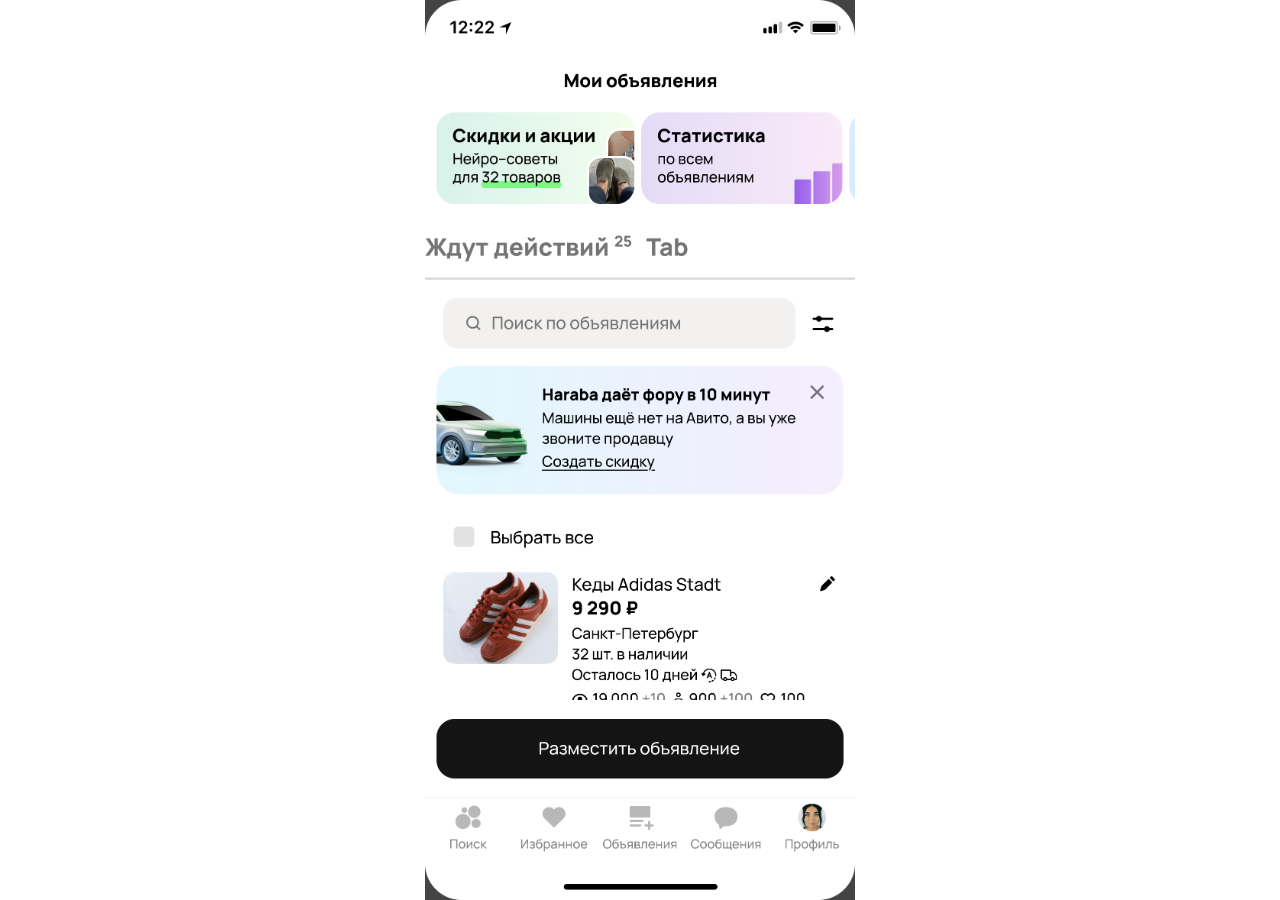
<file: index.html>
<!doctype html>
<html lang="ru">
  <head>
    <meta charset="utf-8">
    <meta name="viewport" content="width=device-width, initial-scale=1">
    <meta http-equiv="refresh" content="0; url=./prototype/">
    <title>Avito Research Prototype</title>
    <style>
      html,
      body {
        height: 100%;
        margin: 0;
      }

      body {
        display: grid;
        place-items: center;
        background: #1f1f1f;
        color: #ffffff;
        font: 16px/1.4 system-ui, -apple-system, BlinkMacSystemFont, "Segoe UI", sans-serif;
      }

      a {
        color: #7cc7ff;
      }
    </style>
  </head>
  <body>
    <a href="./prototype/">Открыть прототип</a>
  </body>
</html>
</file>
<file: prototype/site.css>
@font-face {
  font-display: swap;
  font-family: "Avito Manrope Cut";
  font-style: normal;
  font-weight: 500;
  src: url("./fonts/Manrope_Cut_008-Medium.woff2") format("woff2");
}

@font-face {
  font-display: swap;
  font-family: "Avito Manrope Cut";
  font-style: normal;
  font-weight: 800;
  src: url("./fonts/Manrope_Cut_008-ExtraBold.woff2") format("woff2");
}

:root {
  color-scheme: light;
  --viewport-left: 0px;
  --viewport-top: 0px;
  --viewport-width: 100vw;
  --viewport-height: 100svh;
  --app-left: 0px;
  --screen-width: min(var(--viewport-width), 430px);
  --screen-scale: 1;
  --font: "Avito Manrope Cut", Arial, sans-serif;
}

* {
  box-sizing: border-box;
}

html,
body {
  width: 100%;
  height: 100%;
  min-height: 100%;
  margin: 0;
  overflow: hidden;
}

body {
  background: #ffffff;
  color: #000000;
  font-family: var(--font);
  letter-spacing: 0;
}

button {
  margin: 0;
  padding: 0;
  border: 0;
  border-radius: 0;
  background: transparent;
  color: inherit;
  font: inherit;
  -webkit-tap-highlight-color: transparent;
}

.app {
  position: fixed;
  left: var(--app-left);
  top: var(--viewport-top);
  width: var(--screen-width);
  height: var(--viewport-height);
  margin: 0 auto;
  overflow: hidden;
  background: #ffffff;
}

.screen {
  position: absolute;
  inset: 0;
  display: none;
  width: var(--screen-width);
  height: 100%;
  overflow: hidden;
  background: #ffffff;
}

.screen.is-active {
  display: block;
}

.screen-scroll {
  position: relative;
  width: var(--screen-width);
  height: 100%;
  overflow-x: hidden;
  overflow-y: auto;
  background: #ffffff;
  overscroll-behavior: none;
  scrollbar-width: none;
  -webkit-overflow-scrolling: touch;
}

.screen-scroll::-webkit-scrollbar {
  display: none;
}

.screen-image,
.sheet-image {
  display: block;
  width: var(--screen-width);
  height: auto;
  pointer-events: none;
  user-select: none;
}

.hit {
  position: absolute;
  z-index: 10;
  cursor: pointer;
}

.hit-factoid {
  left: calc(10px * var(--screen-scale));
  top: calc(98px * var(--screen-scale));
  width: calc(173px * var(--screen-scale));
  height: calc(80px * var(--screen-scale));
}

.hit-back {
  left: 0;
  top: calc(44px * var(--screen-scale));
  width: calc(56px * var(--screen-scale));
  height: calc(56px * var(--screen-scale));
}

.hit-level {
  left: calc(12px * var(--screen-scale));
  top: calc(118px * var(--screen-scale));
  width: calc(205px * var(--screen-scale));
  height: calc(34px * var(--screen-scale));
}

.fixed-crop {
  position: absolute;
  left: 0;
  z-index: 20;
  width: var(--screen-width);
  overflow: hidden;
  pointer-events: none;
}

.fixed-crop img {
  position: absolute;
  left: 0;
  width: var(--screen-width);
  height: auto;
  max-width: none;
  user-select: none;
}

.list-header {
  top: 0;
  height: calc(94px * var(--screen-scale));
}

.list-header img {
  top: 0;
}

.list-footer {
  bottom: 0;
  height: calc(174px * var(--screen-scale));
}

.list-footer img {
  top: calc(-1477px * var(--screen-scale));
}

.sticky-discounts {
  top: 0;
  height: calc(98px * var(--screen-scale));
  border-bottom-right-radius: 28px;
  border-bottom-left-radius: 28px;
  background: #ffffff;
  box-shadow: 0 0 10px rgba(0, 0, 0, 0.12);
  opacity: 0;
  overflow: hidden;
  transition: opacity 140ms ease;
}

.sticky-discounts img {
  top: 0;
}

.screen-discounts.has-sticky .sticky-discounts {
  opacity: 1;
}

.sticky-back-hit {
  position: absolute;
  left: 0;
  top: calc(44px * var(--screen-scale));
  z-index: 22;
  display: none;
  width: calc(56px * var(--screen-scale));
  height: calc(56px * var(--screen-scale));
  cursor: pointer;
}

.screen-discounts.has-sticky .sticky-back-hit {
  display: block;
}

.discounts-home-indicator {
  bottom: 0;
  z-index: 21;
  height: calc(34px * var(--screen-scale));
}

.discounts-home-indicator img {
  top: calc(-1827px * var(--screen-scale));
}

.carousel {
  position: absolute;
  left: 0;
  z-index: 6;
  width: var(--screen-width);
  overflow-x: auto;
  overflow-y: hidden;
  background: #ffffff;
  overscroll-behavior-x: contain;
  scrollbar-width: none;
  touch-action: pan-x;
  -webkit-overflow-scrolling: touch;
}

.carousel::-webkit-scrollbar {
  display: none;
}

.carousel-ai {
  top: calc(352px * var(--screen-scale));
  height: calc(112px * var(--screen-scale));
}

.ai-section-live {
  position: absolute;
  left: 0;
  top: calc(278px * var(--screen-scale));
  z-index: 7;
  width: var(--screen-width);
  height: calc(186px * var(--screen-scale));
  overflow: hidden;
  background: #ffffff;
}

.ai-section-header {
  position: absolute;
  left: 0;
  top: calc(32px * var(--screen-scale));
  width: var(--screen-width);
  height: auto;
  pointer-events: none;
  user-select: none;
}

.ai-title-shimmer {
  position: absolute;
  left: 0;
  top: calc(32px * var(--screen-scale));
  z-index: 1;
  width: calc(310px * var(--screen-scale));
  height: calc(26px * var(--screen-scale));
  background:
    linear-gradient(
      105deg,
      transparent 0%,
      transparent 38%,
      rgba(255, 255, 255, 0.1) 44%,
      rgba(255, 255, 255, 0.95) 50%,
      rgba(255, 255, 255, 0.1) 56%,
      transparent 62%,
      transparent 100%
    );
  background-size: 220% 100%;
  mask-image: url("./assets/ai-title-shimmer-mask.png?v=figma-107-36052-20260701-5");
  mask-size: 100% 100%;
  mask-repeat: no-repeat;
  mix-blend-mode: screen;
  pointer-events: none;
  -webkit-mask-image: url("./assets/ai-title-shimmer-mask.png?v=figma-107-36052-20260701-5");
  -webkit-mask-size: 100% 100%;
  -webkit-mask-repeat: no-repeat;
  animation: ai-title-shimmer 4s ease-in-out infinite;
}

@keyframes ai-title-shimmer {
  0% {
    background-position: 180% 0;
    opacity: 0;
  }

  4% {
    opacity: 1;
  }

  66% {
    background-position: -80% 0;
    opacity: 1;
  }

  74%,
  100% {
    background-position: -80% 0;
    opacity: 0;
  }
}

.carousel-ai-new {
  top: calc(74px * var(--screen-scale));
}

.carousel-sales {
  top: calc(538px * var(--screen-scale));
  height: calc(144px * var(--screen-scale));
}

.carousel-track {
  display: flex;
  width: max-content;
  height: 100%;
  gap: calc(6px * var(--screen-scale));
  padding: 0 calc(16px * var(--screen-scale));
}

.carousel img {
  display: block;
  flex: 0 0 auto;
  height: auto;
  pointer-events: none;
  user-select: none;
}

.ai-card {
  width: calc(328px * var(--screen-scale));
  height: calc(112px * var(--screen-scale));
}

.ai-card-html {
  position: relative;
  flex: 0 0 auto;
  overflow: hidden;
  border-radius: calc(24px * var(--screen-scale));
  background: #f2f2f2;
}

.ai-card-text {
  position: absolute;
  left: calc(16px * var(--screen-scale));
  top: calc(16px * var(--screen-scale));
  width: calc(220px * var(--screen-scale));
  color: #000000;
}

.ai-card-text h2 {
  width: calc(163px * var(--screen-scale));
  margin: 0 0 calc(4px * var(--screen-scale));
  font-size: calc(16px * var(--screen-scale));
  font-weight: 800;
  line-height: calc(20px * var(--screen-scale));
  letter-spacing: 0;
}

.ai-card-text p {
  margin: 0;
  font-size: calc(13px * var(--screen-scale));
  font-weight: 500;
  line-height: calc(16px * var(--screen-scale));
  letter-spacing: 0;
}

.ai-card-image {
  position: absolute;
  display: block;
  width: calc(56px * var(--screen-scale));
  height: calc(56px * var(--screen-scale));
  border: calc(2px * var(--screen-scale)) solid #ffffff;
  border-radius: calc(14px * var(--screen-scale));
  object-fit: cover;
  pointer-events: none;
  user-select: none;
}

.ai-card-image-back {
  right: calc(36px * var(--screen-scale));
  top: calc(40px * var(--screen-scale));
}

.ai-card-image-front {
  right: calc(16px * var(--screen-scale));
  top: calc(16px * var(--screen-scale));
}

.sale-card {
  width: calc(328px * var(--screen-scale));
  height: calc(144px * var(--screen-scale));
}

.ai-all-card {
  width: calc(154px * var(--screen-scale));
  height: calc(112px * var(--screen-scale));
}

.ai-all-card-html {
  position: relative;
  display: flex;
  flex: 0 0 auto;
  width: calc(154px * var(--screen-scale));
  height: calc(112px * var(--screen-scale));
  flex-direction: column;
  align-items: flex-end;
  justify-content: space-between;
  padding: calc(16px * var(--screen-scale));
  overflow: hidden;
  border-radius: calc(24px * var(--screen-scale));
  background: #f5f5f5;
  color: #000000;
}

.ai-all-card-html h2 {
  margin: 0;
  font-size: calc(16px * var(--screen-scale));
  font-weight: 800;
  line-height: calc(20px * var(--screen-scale));
  letter-spacing: 0;
  white-space: nowrap;
}

.ai-all-card-html img {
  display: block;
  width: calc(18.29px * var(--screen-scale));
  height: calc(26px * var(--screen-scale));
  object-fit: fill;
  pointer-events: none;
  user-select: none;
}

.sale-all-card {
  width: calc(154px * var(--screen-scale));
  height: calc(144px * var(--screen-scale));
}

.sheet-backdrop {
  position: absolute;
  inset: 0;
  z-index: 40;
  display: flex;
  align-items: flex-end;
  justify-content: center;
  background: rgba(0, 0, 0, 0);
  opacity: 0;
  pointer-events: none;
  transition:
    background 180ms ease,
    opacity 180ms ease;
  visibility: hidden;
}

.sheet-backdrop.is-visible {
  visibility: visible;
}

.sheet-backdrop.is-open {
  background: rgba(0, 0, 0, 0.35);
  opacity: 1;
  pointer-events: auto;
}

.level-sheet {
  position: relative;
  width: var(--screen-width);
  height: min(1036px, calc(var(--viewport-height) - 80px));
  overflow: hidden;
  border-top-left-radius: 32px;
  border-top-right-radius: 32px;
  background: #ffffff;
  transform: translateY(calc(100% + 80px));
  transition: transform 240ms cubic-bezier(0.2, 0.8, 0.2, 1);
  will-change: transform;
}

.sheet-backdrop.is-open .level-sheet {
  transform: translateY(0);
}

.sheet-scroll {
  width: var(--screen-width);
  height: 100%;
  overflow-x: hidden;
  overflow-y: auto;
  overscroll-behavior: none;
  scrollbar-width: none;
  -webkit-overflow-scrolling: touch;
}

.sheet-scroll::-webkit-scrollbar {
  display: none;
}

.sheet-close-visual {
  position: absolute;
  top: calc(14px * var(--screen-scale));
  right: calc(20px * var(--screen-scale));
  z-index: 2;
  width: calc(20px * var(--screen-scale));
  height: calc(30px * var(--screen-scale));
  opacity: 0;
  pointer-events: none;
  transition: opacity 80ms ease;
}

.sheet-close-visual img {
  display: block;
  width: calc(20px * var(--screen-scale));
  height: calc(30px * var(--screen-scale));
}

.level-sheet.is-scrolled .sheet-close-visual {
  opacity: 1 !important;
}

.sheet-home-indicator {
  position: absolute;
  left: 0;
  bottom: 0;
  z-index: 2;
  width: var(--screen-width);
  height: calc(34px * var(--screen-scale));
  overflow: hidden;
  pointer-events: none;
}

.sheet-home-indicator img {
  position: absolute;
  left: 0;
  top: calc(-1002px * var(--screen-scale));
  width: var(--screen-width);
  height: auto;
  max-width: none;
}

.sheet-close {
  position: absolute;
  top: 0;
  right: 0;
  z-index: 3;
  width: calc(56px * var(--screen-scale));
  height: calc(64px * var(--screen-scale));
  cursor: pointer;
}

body.is-sheet-open {
  overflow: hidden;
}

body.is-debug .hit,
body.is-debug .sheet-close {
  border: 2px solid #00aaff;
  background: rgba(0, 170, 255, 0.15);
}

body.is-debug .hit::after,
body.is-debug .sheet-close::after {
  position: absolute;
  left: 0;
  top: -18px;
  padding: 2px 4px;
  border-radius: 4px;
  background: #00aaff;
  color: #ffffff;
  content: attr(aria-label);
  font-size: 10px;
  line-height: 12px;
  white-space: nowrap;
}
</file>
